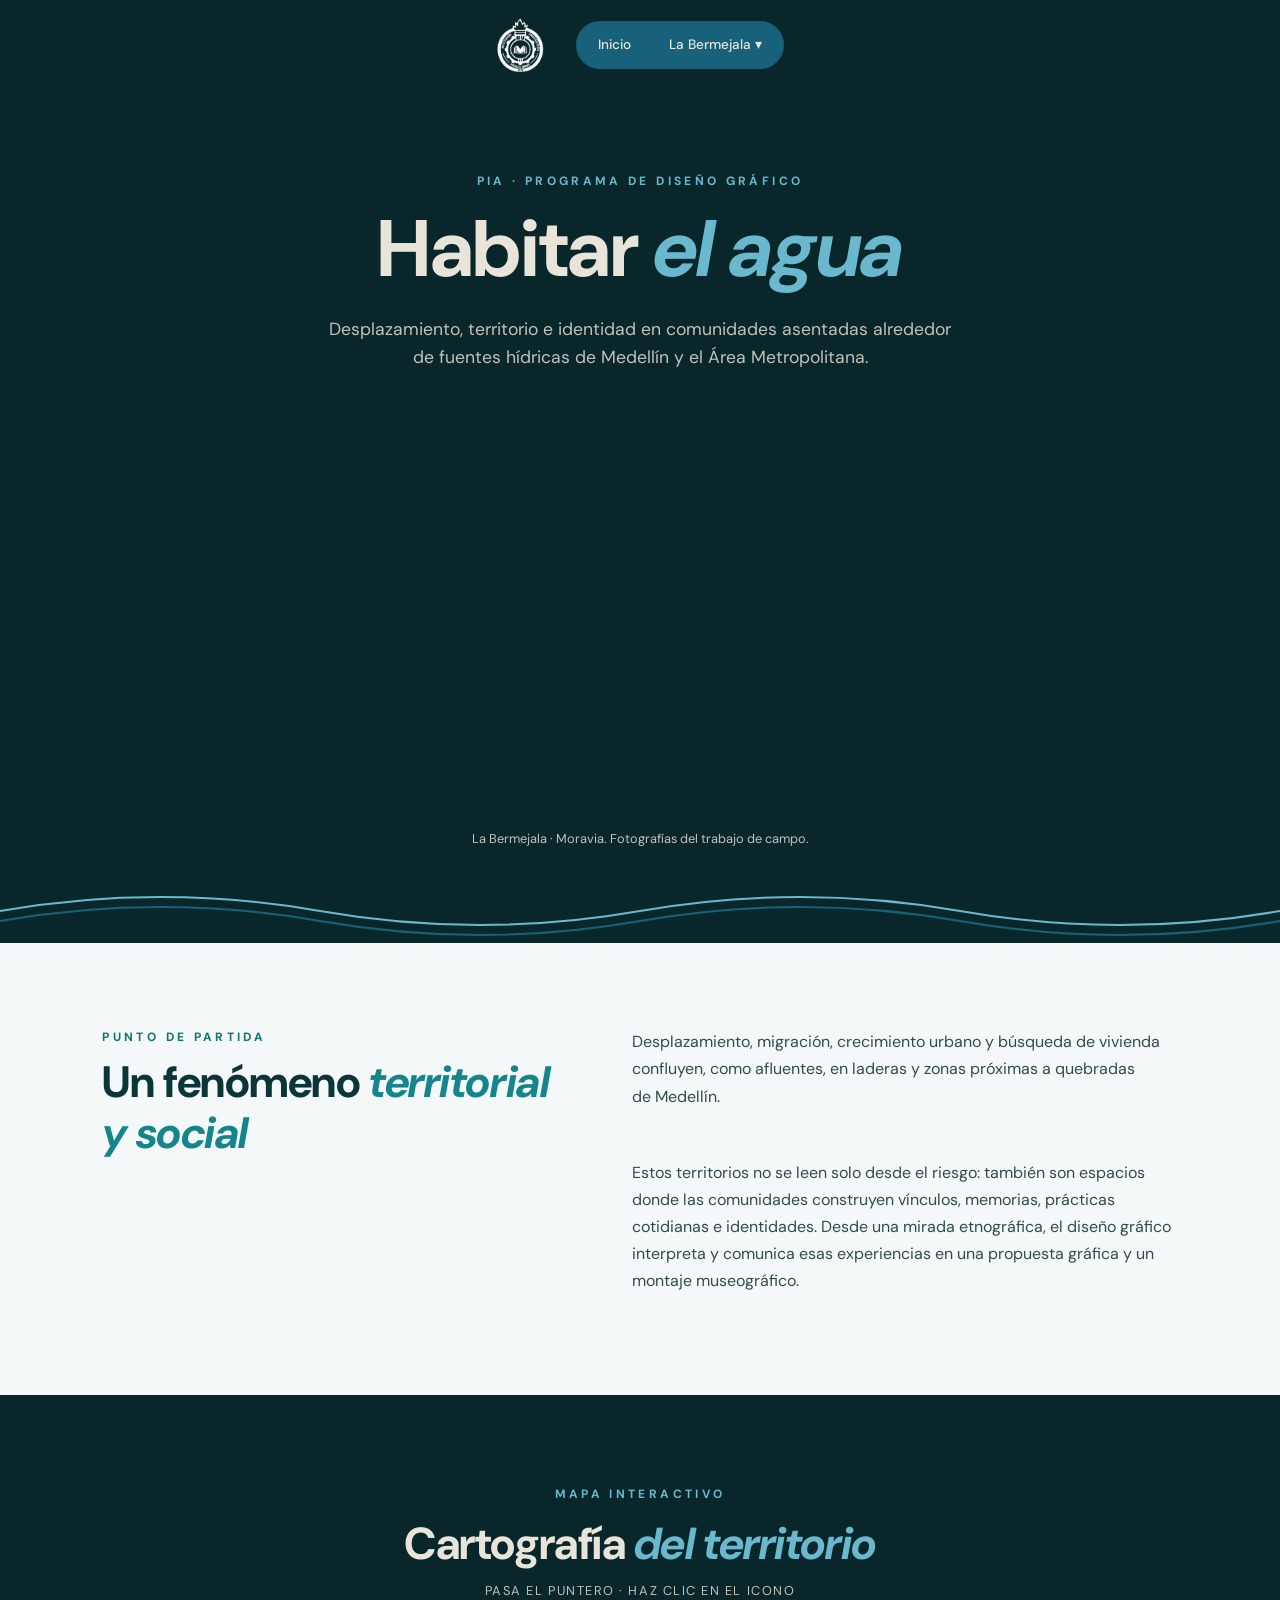
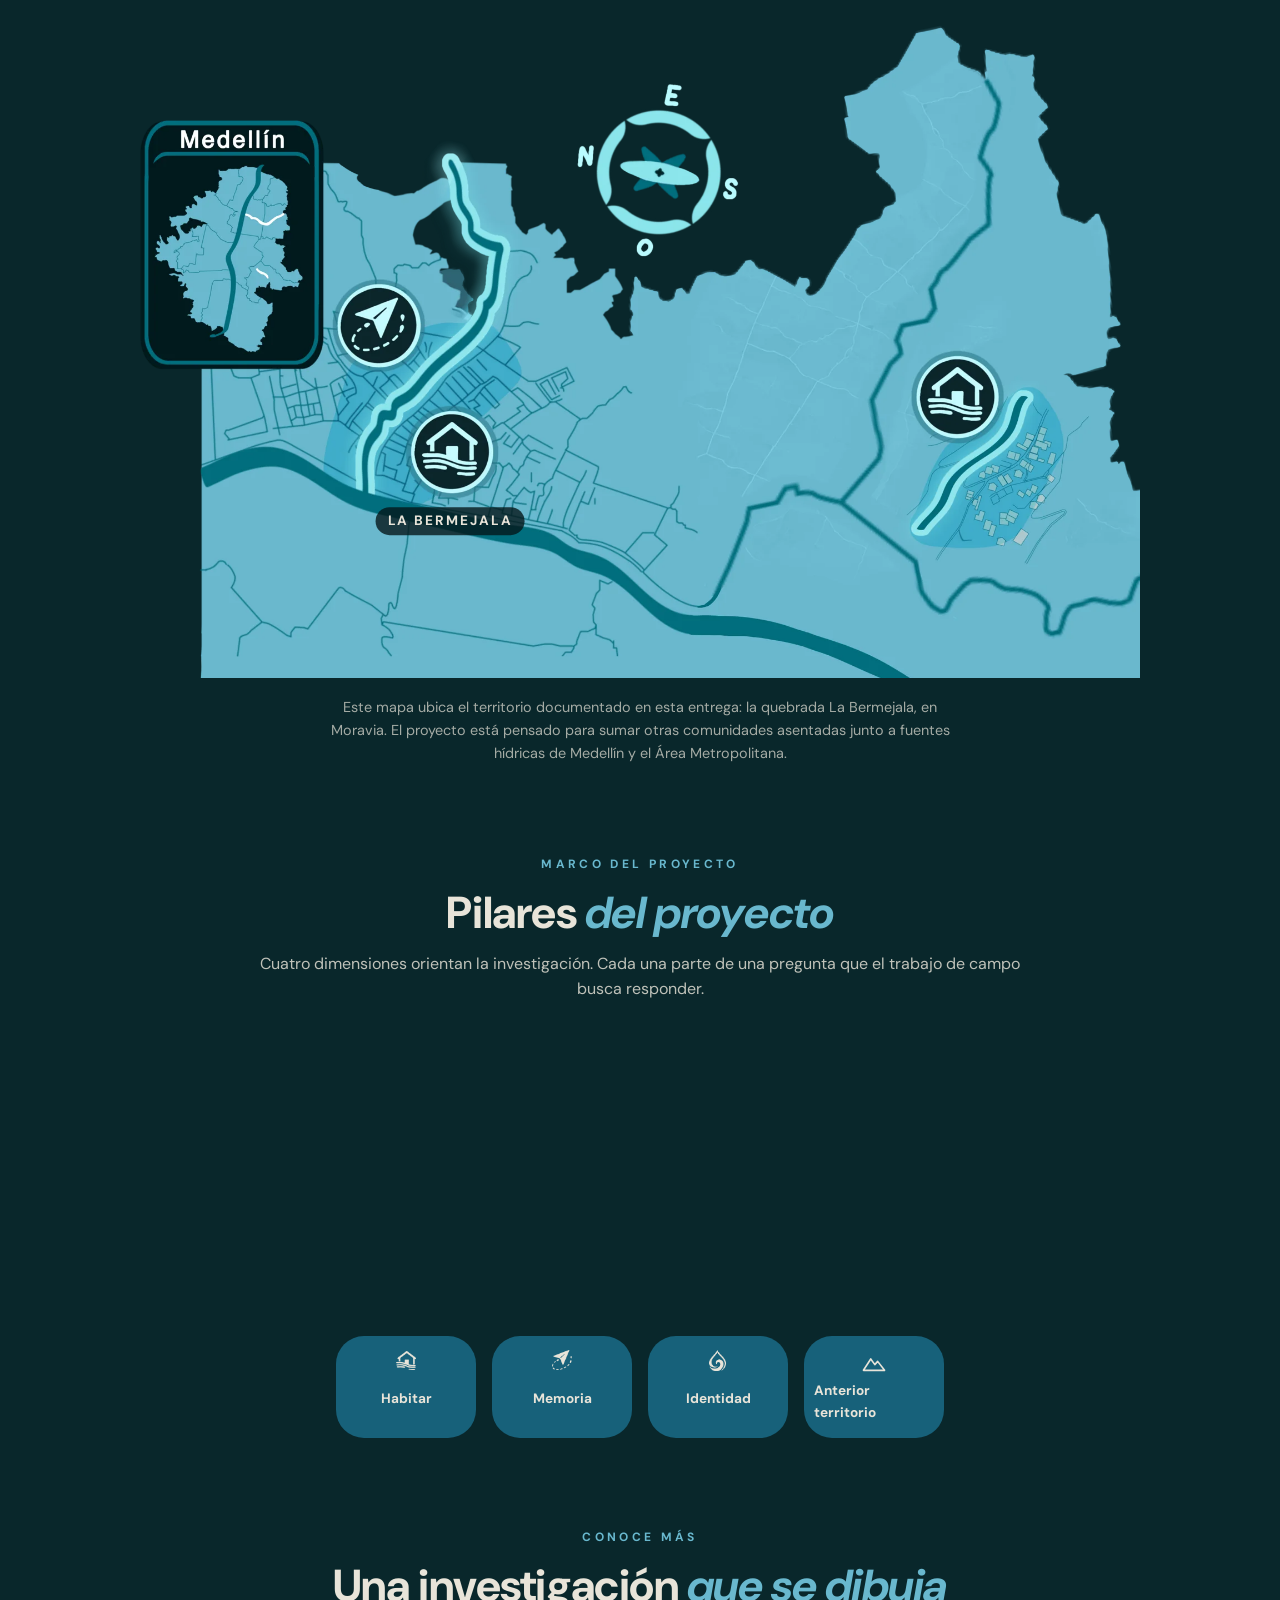
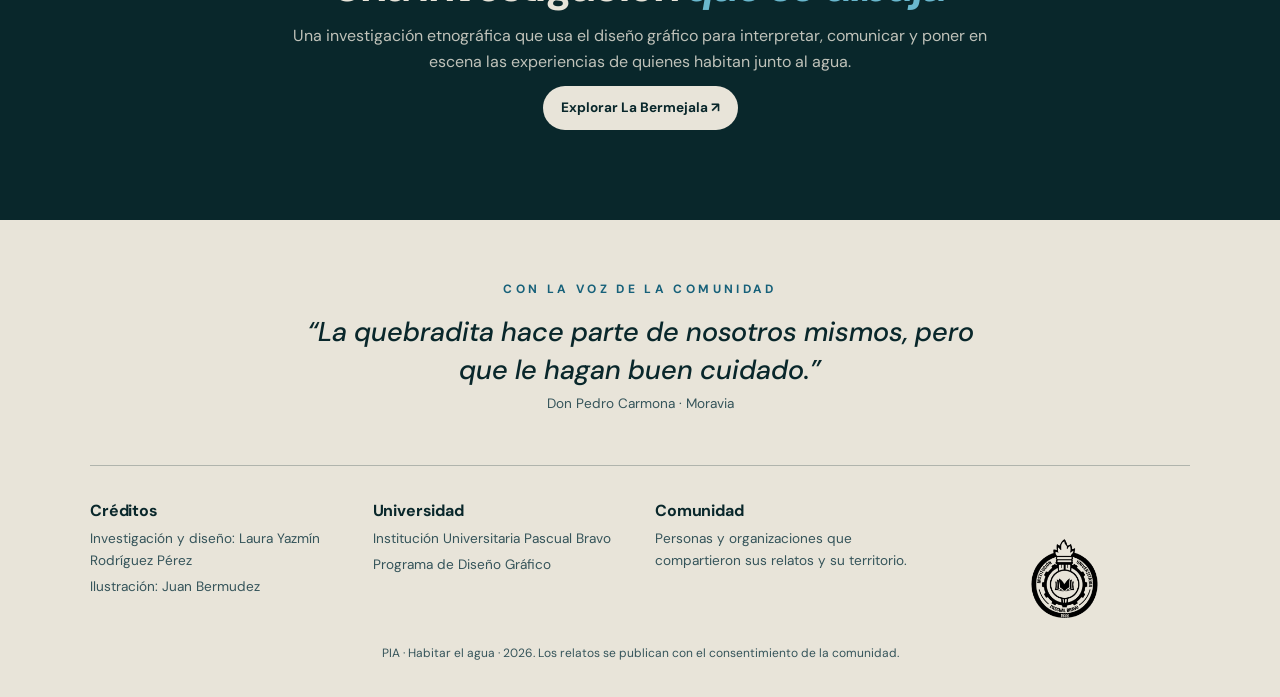
<file: index.html>
<!DOCTYPE html>
<html lang="es">
<head>
<meta charset="UTF-8">
<meta name="viewport" content="width=device-width, initial-scale=1, viewport-fit=cover">
<title>Habitar el agua · Pascual Bravo</title>
<meta name="description" content="Desplazamiento, territorio e identidad en comunidades asentadas junto a fuentes hídricas de Medellín. Proyecto de Diseño Gráfico · Pascual Bravo.">
<meta name="theme-color" content="#09272b">
<meta property="og:type" content="website">
<meta property="og:url" content="https://laurarodriguez370-wq.github.io/Habitar-El-Agua/">
<meta property="og:title" content="Habitar el agua · Pascual Bravo">
<meta property="og:description" content="Desplazamiento, territorio e identidad en comunidades asentadas junto a fuentes hídricas de Medellín. Proyecto de Diseño Gráfico · Pascual Bravo.">
<meta property="og:image" content="https://laurarodriguez370-wq.github.io/Habitar-El-Agua/img/bermejala-1.jpg">
<link rel="icon" type="image/png" href="img/icono-agua.png">
<link rel="preconnect" href="https://fonts.gstatic.com" crossorigin>
<link href="https://fonts.googleapis.com/css2?family=DM+Sans:ital,wght@0,400;0,500;0,700;1,400;1,700&display=swap" rel="stylesheet">
<link rel="stylesheet" href="style-principal.css">
<style>
  body, h1, h2, h3, p, a, span, blockquote {
    font-family: 'DM Sans', sans-serif;
  }
  h1 em, h2 em {
    font-style: italic;
  }

  /* 1. PUNTO DE PARTIDA: FONDO CLARO Y DIAGRAMACIÓN EDITORIAL EN 2 COLUMNAS */
  #punto-de-partida {
    background-color: #F4F8F8;
    color: #132A2C;
    padding: 85px 8%;
    text-align: left;
  }
  #punto-de-partida .txt {
    max-width: 1100px;
    margin: 0 auto;
    display: grid;
    grid-template-columns: 1fr 1.15fr;
    column-gap: 56px;
    align-items: start;
  }
  #punto-de-partida .eyebrow {
    grid-column: 1;
    color: #0F766E;
    font-weight: 700;
    margin-bottom: 10px;
  }
  #punto-de-partida h2 {
    grid-column: 1;
    color: #0B3539;
    font-size: clamp(2rem, 3.5vw, 2.75rem);
    line-height: 1.15;
    margin: 0;
  }
  #punto-de-partida h2 em {
    color: #14868B;
  }
  #punto-de-partida p {
    grid-column: 2;
    color: #334B4E;
    font-size: 16px;
    line-height: 1.7;
    margin: 0 0 16px 0;
    text-wrap: pretty;
  }
  #punto-de-partida p:first-of-type {
    grid-row: 1 / 3;
  }

  /* 2. PILARES: 4 DIMENSIONES, CICLO DE 24s, CONTEXTO + PREGUNTA */
  @keyframes ciclo4 {
    0% { opacity: 0; visibility: visible; }
    3%, 22% { opacity: 1; visibility: visible; }
    25%, 100% { opacity: 0; visibility: hidden; }
  }
  @keyframes marca4 {
    0%, 22% { background: var(--celeste); color: var(--oscuro); transform: translateY(-3px); }
    25%, 100% { background: var(--azul); color: var(--crema); transform: none; }
  }
  .pp { animation: ciclo4 24s infinite; }
  .pp2 { animation-delay: 6s; }
  .pp3 { animation-delay: 12s; }
  .pp4 { animation-delay: 18s; }
  .pbt { animation: marca4 24s infinite; }
  .pbt:nth-child(2) { animation-delay: 6s; }
  .pbt:nth-child(3) { animation-delay: 12s; }
  .pbt:nth-child(4) { animation-delay: 18s; }
  .pbt { width: 140px; }

  #pr4:checked ~ .pv .pp,
  #pr4:checked ~ .pb .pbt { animation: none; }
  #pr4:checked ~ .pv .pp4 { opacity: 1; visibility: visible; }
  #pr4:checked ~ .pb label[for="pr4"] {
    background: var(--celeste);
    color: var(--oscuro);
    transform: translateY(-3px);
  }

  .pp p.ctx { margin: 0 0 18px; line-height: 1.65; }
  .pq {
    margin: 0;
    padding: 4px 0 4px 18px;
    border-left: 3px solid var(--celeste);
    font-size: clamp(1.1rem, 2vw, 1.35rem);
    line-height: 1.4;
    font-style: italic;
    font-weight: 500;
  }
  .pq-lab {
    display: block;
    margin-bottom: 6px;
    font-size: .72rem;
    font-style: normal;
    font-weight: 700;
    letter-spacing: .16em;
    text-transform: uppercase;
    opacity: .75;
  }
  .tag-bermejala {
    display: inline-block;
    margin-top: 18px;
    padding: 6px 14px;
    border-radius: 999px;
    background: rgba(105, 184, 206, .18);
    border: 1px solid var(--celeste);
    font-size: .8rem;
    font-weight: 700;
  }
  .pi svg { width: 55%; height: 55%; }
  .pguia { max-width: 760px; margin: 12px auto 0; font-size: 1rem; line-height: 1.6; }

  .nota-mapa { max-width: 640px; margin: 18px auto 0; font-size: .9rem; line-height: 1.6; opacity: .85; }

  /* RESPONSIVE PARA CELULAR */
  @media (max-width: 820px) {
    #punto-de-partida .txt {
      grid-template-columns: 1fr;
    }
    #punto-de-partida h2,
    #punto-de-partida p,
    #punto-de-partida p:first-of-type {
      grid-column: 1;
      grid-row: auto;
    }
    #punto-de-partida h2 {
      margin-bottom: 20px;
    }
  }
</style>
<link rel="stylesheet" href="mejoras.css?v=8">
</head>
<body>
<header class="cab">
<nav>
<a href="index.html" aria-label="Inicio"><img src="img/logo-pascual-bravo.png" alt="Institución Universitaria Pascual Bravo"></a>
<ul class="menu">
<li><a href="index.html">Inicio</a></li>
<li><a href="Bh.html" aria-haspopup="true">La Bermejala ▾</a>
<ul class="sub">
  <li><a href="Bh.html"><i class="ic" style="--i:var(--i-identidad)"></i>Identidad</a></li>
 
</ul>
</li>
</ul>
</nav>
</header>

<main>
<section class="hero">
<span class="eyebrow">PIA · Programa de Diseño Gráfico</span>
<h1>Habitar <em>el agua</em></h1>
<p class="lead">Desplazamiento, territorio e identidad en comunidades asentadas alrededor de fuentes hídricas de Medellín y el Área Metropolitana.</p>
</section>

<section class="sec">
<div class="gal">
  <div class="cv">
    <div class="sl"><img src="img/bermejala-1.jpg" alt="Fotografía 1 de La Bermejala"></div>
    <div class="sl"><img src="img/bermejala-2.jpg" alt="Fotografía 2 de La Bermejala"></div>
    <div class="sl"><img src="img/bermejala-3.jpg" alt="Fotografía 3 de La Bermejala"></div>
    <div class="sl"><img src="img/bermejala-4.jpg" alt="Fotografía 4 de La Bermejala"></div>
    <div class="sl"><img src="img/bermejala-5.jpg" alt="Fotografía 5 de La Bermejala"></div>
    <div class="sl"><img src="img/bermejala-6.jpg" alt="Fotografía 6 de La Bermejala"></div>
  </div>
  <p class="pie-foto">La Bermejala · Moravia. Fotografías del trabajo de campo.</p>
</div>
</section>

<div class="ola" aria-hidden="true">
<svg class="a" viewBox="0 0 2400 64" preserveAspectRatio="none"><path stroke="#69b8ce" d="M0 32q150-28 300 0t300 0 300 0 300 0 300 0 300 0 300 0 300 0"/></svg>
<svg class="b" viewBox="0 0 2400 64" preserveAspectRatio="none"><path stroke="#17617a" d="M0 32q150-28 300 0t300 0 300 0 300 0 300 0 300 0 300 0 300 0"/></svg>
</div>

<section class="sec c" id="punto-de-partida">
<div class="txt">
  <span class="eyebrow">Punto de partida</span>
  <h2>Un fenómeno <em>territorial y social</em></h2>
  <p>Desplazamiento, migración, crecimiento urbano y búsqueda de vivienda confluyen, como afluentes, en laderas y zonas próximas a quebradas de Medellín.</p>
  <p>Estos territorios no se leen solo desde el riesgo: también son espacios donde las comunidades construyen vínculos, memorias, prácticas cotidianas e identidades. Desde una mirada etnográfica, el diseño gráfico interpreta y comunica esas experiencias en una propuesta gráfica y un montaje museográfico.</p>
</div>
</section>

<section class="sec c" id="cartografia">
<span class="eyebrow">Mapa interactivo</span>
<h2>Cartografía <em>del territorio</em></h2>
<p style="font-size:.8rem;letter-spacing:.12em;text-transform:uppercase">Pasa el puntero · haz clic en el icono</p>
<div class="marco"><div class="mapa">
<img loading="lazy" decoding="async" src="img/mapa.webp" alt="Mapa de Medellín con la quebrada La Bermejala">
<span class="lab" style="--x:31%;--y:76%">La Bermejala</span>

<div class="hot" style="--x:30.7%;--y:64.7%;--d:0s">
  <button class="hs" type="button" aria-label="La Bermejala · Moravia"></button>
  <div class="pop">
    <img loading="lazy" decoding="async" src="img/bermejala-1.jpg" alt="">
    <h3>La Bermejala</h3>
    <small>Moravia · Medellín</small>
    <p>Mapas, voces y memorias de cinco habitantes sobre la quebrada: una cartografía del sentipensar construida caminando el barrio.</p>
    <a href="Bh.html">Ir a la sección →</a>
  </div>
</div>



</div></div>
<p class="nota-mapa">Este mapa ubica el territorio documentado en esta entrega: la quebrada La Bermejala, en Moravia. El proyecto está pensado para sumar otras comunidades asentadas junto a fuentes hídricas de Medellín y el Área Metropolitana.</p>
</section>

<section class="sec" id="pilares">
<div class="c">
  <span class="eyebrow">Marco del proyecto</span>
  <h2>Pilares <em>del proyecto</em></h2>
  <p class="pguia">Cuatro dimensiones orientan la investigación. Cada una parte de una pregunta que el trabajo de campo busca responder.</p>
</div>
<input class="pr" type="radio" name="pilar" id="pr0" checked aria-label="Rotación automática"><input class="pr" type="radio" name="pilar" id="pr1" aria-label="Habitar"><input class="pr" type="radio" name="pilar" id="pr2" aria-label="Memoria y territorio"><input class="pr" type="radio" name="pilar" id="pr3" aria-label="Identidad y relación con el agua"><input class="pr" type="radio" name="pilar" id="pr4" aria-label="Relación con su anterior territorio">
<div class="pv">
<article class="pp pp1">
  <div class="pi"><i class="ic" style="--i:var(--i-hab)"></i></div>
  <div>
    <span class="eyebrow">Dimensión 01 / 04</span>
    <h3>Habitar</h3>
    <p class="ctx">Cómo llegaron las comunidades al territorio, cómo lo ocuparon y lo transformaron: la vivienda, la vida cotidiana y la relación entre la casa y la quebrada.</p>
    <p class="pq"><span class="pq-lab">Pregunta por responder</span>¿Cómo las comunidades construyen sus formas de habitar los territorios próximos a las fuentes hídricas?</p>
  </div>
</article>

<article class="pp pp2">
  <div class="pi"><i class="ic" style="--i:var(--i-mem)"></i></div>
  <div>
    <span class="eyebrow">Dimensión 02 / 04</span>
    <h3>Memoria y territorio</h3>
    <p class="ctx">Los relatos de llegada, los lugares importantes y los acontecimientos que los habitantes recuerdan, y la manera en que pasado y presente se cruzan en el lugar.</p>
    <p class="pq"><span class="pq-lab">Pregunta por responder</span>¿Qué memorias y relatos construyen los habitantes alrededor del territorio que habitan?</p>
  </div>
</article>

<article class="pp pp3">
  <div class="pi"><i class="ic" style="--i:var(--i-identidad)"></i></div>
  <div>
    <span class="eyebrow">Dimensión 03 / 04</span>
    <h3>Identidad y relación con el agua</h3>
    <p class="ctx">El agua en la vida diaria: sus usos, las prácticas comunitarias, los vínculos afectivos y los imaginarios que los vecinos construyen sobre la quebrada.</p>
    <p class="pq"><span class="pq-lab">Pregunta por responder</span>¿Cómo las relaciones cotidianas con las fuentes hídricas participan en la construcción de identidad territorial?</p>
    <span class="tag-bermejala">Dimensión desarrollada en esta muestra · La Bermejala</span>
  </div>
</article>

<article class="pp pp4">
  <div class="pi">
    <svg viewBox="0 0 64 64" fill="none" stroke="currentColor" stroke-width="2.6" stroke-linecap="round" stroke-linejoin="round" aria-hidden="true"><circle cx="48" cy="12" r="3.5" fill="currentColor" stroke="none"/><path d="M6 46 L24 20 L34 34 L41 26 L58 46 Z"/><path d="M52 56 H14" stroke-dasharray="3 5"/><path d="M18 51 L12 56 L18 61"/></svg>
  </div>
  <div>
    <span class="eyebrow">Dimensión 04 / 04</span>
    <h3>Relación con su anterior territorio</h3>
    <p class="ctx">El lugar de origen antes del desplazamiento o la migración: los contextos pasados, los usos del antiguo territorio y los vínculos afectivos que quedaron atrás.</p>
    <p class="pq"><span class="pq-lab">Pregunta por responder</span>¿Cómo eran las relaciones con su anterior territorio, su anterior paisaje?</p>
  </div>
</article>
</div>
<div class="pb">
  <label class="pbt" for="pr1"><i class="ic" style="--i:var(--i-hab)"></i><span>Habitar</span></label>
  <label class="pbt" for="pr2"><i class="ic" style="--i:var(--i-mem)"></i><span>Memoria</span></label>
  <label class="pbt" for="pr3"><i class="ic" style="--i:var(--i-identidad)"></i><span>Identidad</span></label>
  <label class="pbt" for="pr4"><svg width="26" height="26" viewBox="0 0 64 64" fill="none" stroke="currentColor" stroke-width="4" stroke-linecap="round" stroke-linejoin="round" aria-hidden="true"><path d="M6 50 L24 22 L34 36 L41 28 L58 50 Z"/></svg><span>Anterior territorio</span></label>
</div>
</section>

<section class="sec c">
<div class="txt" style="max-width:700px">
  <span class="eyebrow">Conoce más</span>
  <h2>Una investigación <em>que se dibuja</em></h2>
  <p>Una investigación etnográfica que usa el diseño gráfico para interpretar, comunicar y poner en escena las experiencias de quienes habitan junto al agua.</p>
  <a class="btn" href="Bh.html">Explorar La Bermejala ↗</a>
</div>
</section>
</main>

<footer>
<div class="voz">
  <span class="eyebrow">Con la voz de la comunidad</span>
  <blockquote>“La quebradita hace parte de nosotros mismos, pero que le hagan buen cuidado.”</blockquote>
  <p>Don Pedro Carmona · Moravia</p>
</div>
<div class="cols">
  <div><h3>Créditos</h3><p>Investigación y diseño: Laura Yazmín Rodríguez Pérez </p> <p>Ilustración: Juan Bermudez</p></div>
  <div><h3>Universidad</h3><p>Institución Universitaria Pascual Bravo</p><p>Programa de Diseño Gráfico</p></div>
  <div><h3>Comunidad</h3><p>Personas y organizaciones que compartieron sus relatos y su territorio.</p></div>
<div class="flogo"><img src="img/logo-pascual-bravo.png" alt="Institución Universitaria Pascual Bravo"></div>
</div>
<p class="legal">PIA · Habitar el agua · 2026. Los relatos se publican con el consentimiento de la comunidad.</p>
</footer>
<script src="mejoras.js?v=5" defer></script>
</body>
</html>
</file>
<file: style-principal.css>
:root {
  --oscuro:#09272b;
  --azul:#17617a;
  --celeste:#69b8ce;
  --crema:#e8e4d9;
  --suave:rgba(232,228,217,.82);
  --f:"DM Sans",system-ui,sans-serif;
  --lados:max(5%,calc((100% - 1100px)/2));
  --esp:clamp(48px,8vw,90px);
  --t:.25s ease;
  color-scheme:dark;
--i-identidad:url("[data-uri]");
  --i-hab:url("[data-uri]");
  --i-mem:url("[data-uri]");
  padding-top:env(safe-area-inset-top,0px);
  padding-bottom:env(safe-area-inset-bottom,0px)
}


* {
  margin:0;
  padding:0;
  box-sizing:border-box;
  font-family:var(--f)
}


html {
  scroll-behavior:smooth;
  scroll-padding-top:env(safe-area-inset-top,0px)
}


body {
  overflow-x:clip;
  background:var(--oscuro);
  color:var(--crema);
  line-height:1.6;
  -webkit-font-smoothing:antialiased
}


a {
  color:inherit;
  text-decoration:none
}

ul {
  list-style:none
}

img {
  display:block;
  max-width:100%
}


h1,h2,h3 {
  line-height:1.12;
  font-weight:700;
  letter-spacing:-.01em
}


h1 {
  font-size:clamp(2.6rem,7vw,5rem)
}

h2 {
  font-size:clamp(1.8rem,4vw,2.8rem)
}

h3 {
  font-size:1.2rem
}


p {
  margin:12px 0;
  color:var(--suave)
}

em {
  color:var(--celeste)
}


:focus-visible {
  outline:2px solid var(--celeste);
  outline-offset:3px
}


.eyebrow {
  display:block;
  margin-bottom:14px;
  color:var(--celeste);
  font-size:.75rem;
  font-weight:700;
  letter-spacing:.28em;
  text-transform:uppercase
}


.c {
  text-align:center
}

.lead {
  max-width:640px;
  font-size:1.1rem;
  margin-inline:auto
}

.txt {
  max-width:760px;
  margin:0 auto
}


.btn {
  display:inline-flex;
  align-items:center;
  gap:8px;
  padding:11px 18px;
  background:var(--crema);
  color:var(--oscuro);
  font-size:.85rem;
  font-weight:700;
  border-radius:999px;
  transition:background var(--t)
}


.btn:hover {
  background:var(--celeste)
}


.ic {
  display:inline-block;
  width:1.5em;
  height:1.5em;
  background:currentColor;
  -webkit-mask:var(--i) center/contain no-repeat;
  mask:var(--i) center/contain no-repeat
}


.cab {
  position:relative;
  z-index:30;
  padding:18px var(--lados) 0
}


nav {
  display:flex;
  align-items:center;
  justify-content:center;
  flex-wrap:wrap;
  gap:16px 32px
}


nav>a img {
  height:54px;
  width:auto
}


.menu {
  display:flex;
  gap:6px;
  padding:6px;
  background:var(--azul);
  border-radius:999px
}


.menu>li {
  position:relative
}


.menu a {
  display:block;
  padding:7px 16px;
  font-size:.85rem;
  font-weight:500;
  border-radius:999px;
  transition:background var(--t),color var(--t)
}


.menu>li>a:hover,.menu>li:focus-within>a {
  background:var(--crema);
  color:var(--oscuro)
}


.sub {
  position:absolute;
  top:100%;
  left:0;
  min-width:100%;
  padding:8px 6px 6px;
  opacity:0;
  visibility:hidden;
  transform:translateY(6px);
  transition:var(--t)
}


.sub::before {
  content:"";
  position:absolute;
  inset:4px 0 0;
  z-index:-1;
  background:var(--azul);
  border-radius:18px;
  box-shadow:0 12px 24px rgba(0,0,0,.35)
}


.sub a {
  white-space:nowrap;
  display:flex;
  align-items:center;
  gap:8px
}

.sub a:hover {
  background:var(--celeste);
  color:var(--oscuro)
}


.sub .ic {
  width:1.1em;
  height:1.1em
}


.menu>li:hover>.sub,.menu>li:focus-within>.sub {
  opacity:1;
  visibility:visible;
  transform:none
}


.hero {
  padding:clamp(50px,9vw,100px) var(--lados) 10px;
  text-align:center
}

.hero .lead {
  margin-top:20px
}


.ola {
  position:relative;
  height:64px;
  margin-top:30px;
  overflow:hidden
}


.ola svg {
  position:absolute;
  left:0;
  top:0;
  width:200%;
  height:100%;
  fill:none;
  animation:flow 18s linear infinite
}


.ola path {
  vector-effect:non-scaling-stroke;
  stroke-width:2
}


.ola .b {
  animation-duration:28s;
  top:10px
}


@keyframes flow {
  to {
    transform:translateX(-50%)
  }
}


.sec {
  padding:var(--esp) var(--lados) 0
}


.gal {
  max-width:900px;
  margin:0 auto
}


.cv {
  position:relative;
  height:270px;
  overflow:hidden
}


.sl {
  position:absolute;
  left:50%;
  top:20px;
  width:250px;
  height:220px;
  margin-left:-125px;
  opacity:0;
  animation:desfile 36s ease-in-out infinite
}


.sl img {
  width:100%;
  height:100%;
  object-fit:cover;
  border-radius:14px
}


.cv:hover .sl {
  animation-play-state:paused
}


@keyframes desfile {
  0.00% {
    transform:translateX(192%) scale(0.63);
    opacity:0;
    z-index:1
  }
  12.67% {
    transform:translateX(192%) scale(0.63);
    opacity:0;
    z-index:1
  }
  16.67% {
    transform:translateX(128%) scale(0.72);
    opacity:1;
    z-index:2
  }
  29.34% {
    transform:translateX(128%) scale(0.72);
    opacity:1;
    z-index:2
  }
  33.33% {
    transform:translateX(64%) scale(0.81);
    opacity:1;
    z-index:3
  }
  46.00% {
    transform:translateX(64%) scale(0.81);
    opacity:1;
    z-index:3
  }
  50.00% {
    transform:translateX(0%) scale(1.12);
    opacity:1;
    z-index:4
  }
  62.67% {
    transform:translateX(0%) scale(1.12);
    opacity:1;
    z-index:4
  }
  66.67% {
    transform:translateX(-64%) scale(0.81);
    opacity:1;
    z-index:3
  }
  79.34% {
    transform:translateX(-64%) scale(0.81);
    opacity:1;
    z-index:3
  }
  83.33% {
    transform:translateX(-128%) scale(0.72);
    opacity:1;
    z-index:2
  }
  96.00% {
    transform:translateX(-128%) scale(0.72);
    opacity:1;
    z-index:2
  }
  100.00% {
    transform:translateX(-192%) scale(0.63);
    opacity:0;
    z-index:1
  }
}

.sl:nth-child(1) {
  animation-delay:-18s
}

.sl:nth-child(2) {
  animation-delay:-12s
}

.sl:nth-child(3) {
  animation-delay:-6s
}

.sl:nth-child(4) {
  animation-delay:0s
}

.sl:nth-child(5) {
  animation-delay:-30s
}

.sl:nth-child(6) {
  animation-delay:-24s
}


.pie-foto {
  text-align:center;
  font-size:.8rem;
  margin:0
}


.marco {
  max-width:1000px;
  margin:24px auto 0
}


.mapa {
  position:relative
}


.mapa>img {
  width:100%;
  height:auto
}


.lab {
  position:absolute;
  left:var(--x);
  top:var(--y);
  transform:translate(-50%,-50%);
  padding:3px 12px;
  background:rgba(4,21,24,.78);
  color:var(--crema);
  font-size:clamp(.6rem,1.6vw,.85rem);
  font-weight:700;
  letter-spacing:.14em;
  text-transform:uppercase;
  border-radius:999px;
  pointer-events:none;
  white-space:nowrap
}


.lab.rio {
  background:var(--azul)
}


.hot {
  position:absolute;
  left:var(--x);
  top:var(--y);
  width:8.2%;
  min-width:40px;
  aspect-ratio:1;
  transform:translate(-50%,-50%);
  z-index:3
}


.hs {
  display:block;
  width:100%;
  height:100%;
  background:transparent;
  border:0;
  border-radius:50%;
  cursor:pointer;
  animation:pulso 2.6s ease-out infinite;
  transition:transform var(--t),background .35s
}


.hot:hover .hs,.hot:focus-within .hs {
  background:rgba(232,228,217,.3);
  transform:scale(1.1);
  animation:none;
  box-shadow:0 0 0 7px rgba(232,228,217,.25)
}


@keyframes pulso {
  0% {
    box-shadow:0 0 0 0 rgba(232,228,217,.7)
  }
  80%,100% {
    box-shadow:0 0 0 14px rgba(232,228,217,0)
  }
}


.hot:hover,.hot:focus-within {
  z-index:8
}


.pop {
  position:absolute;
  top:calc(100% + 12px);
  left:50%;
  width:250px;
  padding:12px;
  background:var(--crema);
  color:var(--oscuro);
  border-radius:12px;
  box-shadow:0 16px 34px rgba(0,0,0,.5);
  opacity:0;
  visibility:hidden;
  transform:translate(-50%,-8px);
  transition:var(--t)
}


.pop::before {
  content:"";
  position:absolute;
  left:0;
  right:0;
  bottom:100%;
  height:14px
}


.hot:hover .pop,.hot:focus-within .pop {
  opacity:1;
  visibility:visible;
  transform:translate(-50%,0)
}


.pop img,.ph {
  width:100%;
  aspect-ratio:16/9;
  object-fit:cover;
  margin-bottom:10px;
  border-radius:8px
}


.ph {
  display:grid;
  place-items:center;
  background:rgba(23,97,122,.3);
  border:1px dashed var(--azul);
  color:var(--azul);
  font-size:.8rem
}


.pop h3 {
  color:var(--oscuro)
}

.pop small {
  display:block;
  color:var(--azul);
  font-size:.68rem;
  font-weight:700;
  letter-spacing:.16em;
  text-transform:uppercase
}


.pop p {
  margin:8px 0;
  color:#35545a;
  font-size:.82rem;
  line-height:1.5
}


.pop a {
  color:var(--azul);
  font-size:.85rem;
  font-weight:700;
  border-bottom:2px solid var(--celeste)
}


.pr {
  position:absolute;
  opacity:0;
  pointer-events:none
}


.pv {
  display:grid;
  max-width:900px;
  margin:30px auto 0
}


.pp {
  grid-area:1/1;
  display:grid;
  grid-template-columns:220px 1fr;
  align-items:center;
  gap:34px;
  opacity:0;
  visibility:hidden;
  animation:ciclo 18s infinite
}


.pp2 {
  animation-delay:6s
}

.pp3 {
  animation-delay:12s
}


@keyframes ciclo {
  0% {
    opacity:0;
    visibility:visible
  }
  4%,30% {
    opacity:1;
    visibility:visible
  }
  33%,100% {
    opacity:0;
    visibility:hidden
  }
}


.pi {
  aspect-ratio:1;
  display:grid;
  place-items:center;
  border:1px dashed var(--celeste);
  border-radius:40px;
  background:rgba(23,97,122,.3);
  color:var(--celeste)
}


.pi .ic {
  width:55%;
  height:55%
}


.chips {
  display:flex;
  flex-wrap:wrap;
  gap:10px;
  margin:18px 0
}

.chips li {
  padding:7px 16px;
  border:1px solid var(--celeste);
  border-radius:999px;
  font-size:.85rem
}


.pb {
  display:flex;
  justify-content:center;
  flex-wrap:wrap;
  gap:16px;
  margin-top:36px
}


.pbt {
  display:grid;
  justify-items:center;
  gap:4px;
  width:130px;
  padding:14px 10px;
  background:var(--azul);
  color:var(--crema);
  font-size:.85rem;
  font-weight:700;
  border-radius:28px;
  cursor:pointer;
  transition:background var(--t),color var(--t),transform var(--t);
  animation:marca 18s infinite
}


.pbt:nth-child(2) {
  animation-delay:6s
}

.pbt:nth-child(3) {
  animation-delay:12s
}


@keyframes marca {
  0%,30% {
    background:var(--celeste);
    color:var(--oscuro);
    transform:translateY(-3px)
  }
  33%,100% {
    background:var(--azul);
    color:var(--crema);
    transform:none
  }
}


.pbt:hover {
  background:var(--celeste);
  color:var(--oscuro)
}


#pilares:hover .pp,#pilares:hover .pbt {
  animation-play-state:paused
}


#pr1:checked~.pv .pp,#pr1:checked~.pb .pbt {
  animation:none
}

#pr1:checked~.pv .pp1 {
  opacity:1;
  visibility:visible
}

#pr1:checked~.pb label[for=pr1] {
  background:var(--celeste);
  color:var(--oscuro);
  transform:translateY(-3px)
}

#pr2:checked~.pv .pp,#pr2:checked~.pb .pbt {
  animation:none
}

#pr2:checked~.pv .pp2 {
  opacity:1;
  visibility:visible
}

#pr2:checked~.pb label[for=pr2] {
  background:var(--celeste);
  color:var(--oscuro);
  transform:translateY(-3px)
}

#pr3:checked~.pv .pp,#pr3:checked~.pb .pbt {
  animation:none
}

#pr3:checked~.pv .pp3 {
  opacity:1;
  visibility:visible
}

#pr3:checked~.pb label[for=pr3] {
  background:var(--celeste);
  color:var(--oscuro);
  transform:translateY(-3px)
}


footer {
  margin-top:var(--esp);
  padding:60px var(--lados) 30px;
  background:var(--crema);
  color:var(--oscuro)
}


footer h3 {
  margin-bottom:8px;
  color:var(--oscuro);
  font-size:1rem
}

footer p {
  margin:4px 0;
  color:#35545a;
  font-size:.85rem
}

footer a:hover {
  text-decoration:underline
}


.voz {
  max-width:700px;
  margin:0 auto 50px;
  text-align:center
}

.voz .eyebrow {
  color:var(--azul)
}


.voz blockquote {
  color:var(--oscuro);
  font-size:clamp(1.2rem,2.6vw,1.7rem);
  font-style:italic;
  font-weight:500;
  line-height:1.4
}


.cols {
  display:grid;
  grid-template-columns:repeat(4,1fr);
  gap:30px;
  padding-top:36px;
  border-top:1px solid rgba(9,39,43,.25)
}


.flogo {
  display:flex;
  justify-content:center;
  margin:36px 0 22px
}

.flogo img {
  height:80px;
  filter:invert(1) brightness(.25)
}


.legal {
  text-align:center;
  font-size:.75rem
}


@media(max-width:900px) {
  .cols {
    grid-template-columns:repeat(2,1fr)
  }
}


@media(max-width:700px) {
  .menu {
    flex-wrap:wrap;
    justify-content:center;
    border-radius:22px
  }
  .menu a {
    padding:10px 16px
  }
  .cols {
    grid-template-columns:1fr
  }
.pp {
    grid-template-columns:1fr;
    text-align:center
  }
  .pi {
    width:130px;
    margin:0 auto
  }
  .chips {
    justify-content:center
  }
.cv {
    height:230px
  }
  .sl {
    width:200px;
    height:180px;
    margin-left:-100px
  }
.hot {
    position:static;
    transform:none;
    width:0;
    height:0;
    min-width:0;
    aspect-ratio:auto
  }
  .hs {
    position:absolute;
    left:var(--x);
    top:var(--y);
    width:8.2%;
    min-width:40px;
    height:auto;
    aspect-ratio:1;
    translate:-50% -50%
  }
.pop {
    position:absolute;
    left:0;
    right:0;
    top:calc(100% + 12px);
    width:auto;
    transform:none!important;
    z-index:9
  }
  .sub {
    display:none
  }
}


@media(prefers-reduced-motion:reduce) {
  .ola svg,.hs,.pp,.pbt,.sl {
    animation:none
  }
  .pp1,.sl:first-child {
    opacity:1;
    visibility:visible
  }
  * {
    transition:none!important
  }
  html {
    scroll-behavior:auto
  }
}
</file>
<file: mejoras.css>
/* Mejoras del front — capa aparte para no tocar los estilos originales.
   Se carga después de style-principal.css / style-habitar.css. */

/* 1c. Galería «Habitar el agua» más ancha: aprovecha los costados en pantallas grandes */
@media (min-width: 701px) {
  .gal { max-width: min(1240px, 94vw); }
  .cv { height: clamp(270px, 27vw, 360px); }
  .sl {
    --w: clamp(250px, 24vw, 320px);
    width: var(--w);
    height: calc(var(--w) * .88);
    margin-left: calc(var(--w) / -2);
  }
}

/* 2. Aparición suave de las secciones al hacer scroll */
.revela {
  opacity: 0;
  transform: translateY(28px);
  transition: opacity .8s ease, transform .8s cubic-bezier(.2, .7, .2, 1);
}
.revela.visible {
  opacity: 1;
  transform: none;
}

/* 3. Botón "volver arriba" */
.arriba {
  position: fixed;
  right: 18px;
  bottom: 18px;
  z-index: 40;
  width: 46px;
  height: 46px;
  border: 1px solid var(--celeste, #69b8ce);
  border-radius: 50%;
  background: var(--oscuro, #09272b);
  color: var(--crema, #e8e4d9);
  font-size: 20px;
  line-height: 1;
  cursor: pointer;
  opacity: 0;
  visibility: hidden;
  transform: translateY(10px);
  transition: opacity .3s ease, transform .3s ease, visibility .3s, background-color .2s ease;
}
.arriba.ver { opacity: 1; visibility: visible; transform: none; }
.arriba:hover { background: var(--azul, #17617a); }

/* 4. Enlace del mapa interactivo: área táctil cómoda en celular */
.pop a {
  display: inline-block;
  padding: 8px 0;
}

/* 5. Imágenes: evitan saltos de diseño mientras cargan */
img { height: auto; }

/* 6. Cabezote de La Bermejala: el fondo sube por detrás del logo y el menú,
   así la parte de arriba tiene un solo tono (sin franja aparte). 72px = alto del encabezado */
.hb .hero {
  margin-top: -72px;
  padding-top: calc(clamp(70px, 10vw, 120px) + 72px);
  background: var(--oscuro, #09272b); /* mismo fondo oscuro plano de la portada */
}

/* 7. Párrafo del cabezote de La Bermejala: más ancho para que quede en dos
   líneas parejas, sin una palabra suelta al final */
.hb .hero .lead {
  max-width: min(700px, 100%);
  text-wrap: pretty;
}

@media (prefers-reduced-motion: reduce) {
  .revela { opacity: 1; transform: none; transition: none; }
  .arriba { transition: none; }
}
</file>
